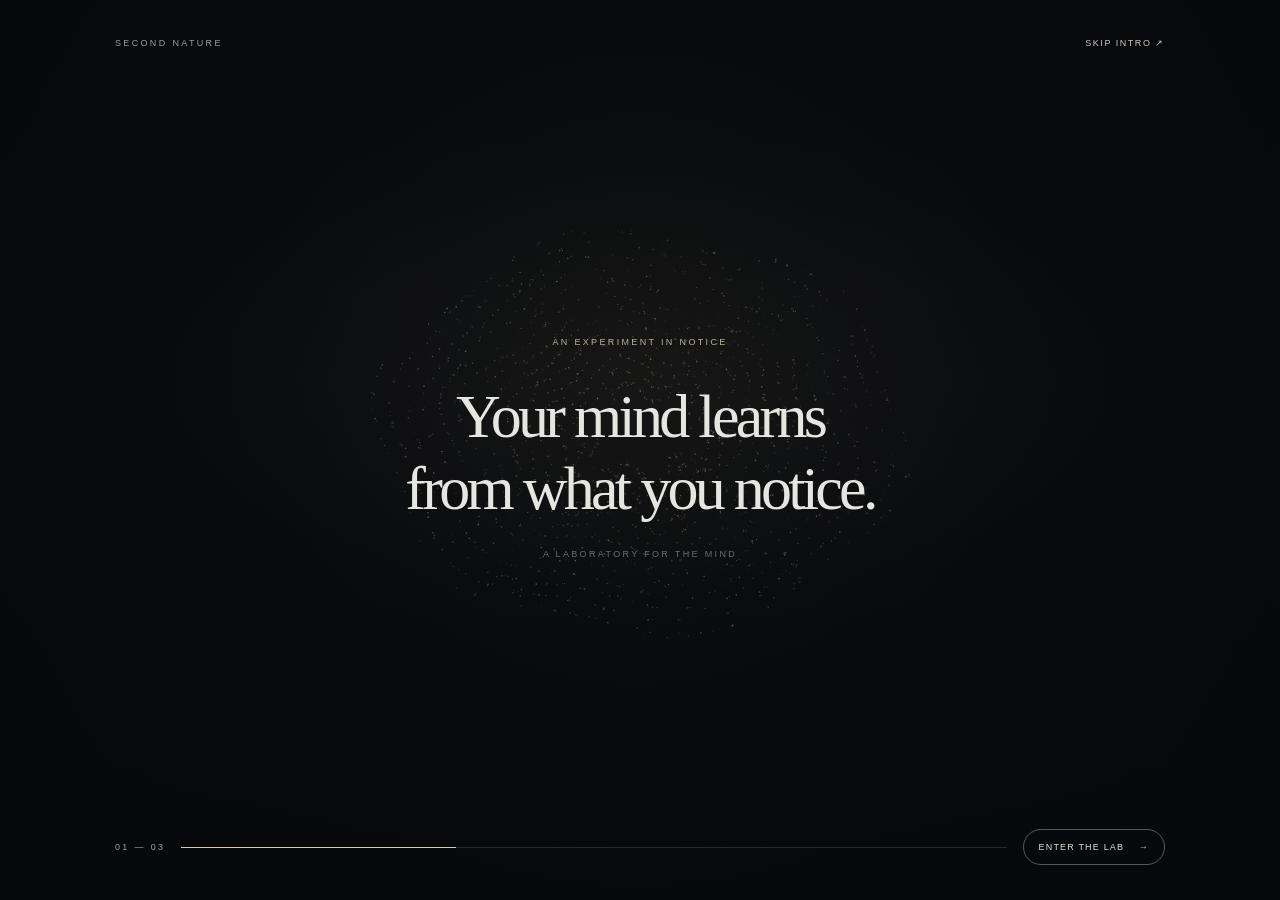
<file: index.html>
<!doctype html>
<html lang="en">
<head>
  <meta charset="utf-8" />
  <meta name="viewport" content="width=device-width, initial-scale=1, viewport-fit=cover" />
  <meta name="theme-color" content="#080a0d" />
  <meta name="description" content="Second Nature is an interactive laboratory for exploring and changing what comes naturally to you." />
  <title>Second Nature — A laboratory for the mind</title>
  <link rel="manifest" href="/manifest.webmanifest" />
  <link rel="stylesheet" href="/styles.css" />
</head>
<body>
  <canvas id="particle-field" aria-hidden="true"></canvas>
  <div class="atmosphere" aria-hidden="true"></div>
  <div id="app" class="app">
    <header class="header">
      <button type="button" class="brand" id="brand" aria-label="Second Nature, replay introduction">second<span class="brand-gold">nature</span><span class="brand-dot">.</span></button>
      <button type="button" class="lab-button" id="lab-button" aria-label="Open your laboratory history"><span class="lab-indicator"></span><span>YOUR LAB</span><svg aria-hidden="true" viewBox="0 0 20 20"><path d="M5 10h10m-5-5 5 5-5 5" /></svg></button>
    </header>

    <section class="stage" aria-live="polite">
      <div class="top-caption"><span id="mode-id">01 / CONDITION</span><span id="progress-caption">YOUR MIND IS THE LAB</span></div>
      <div class="field-touch" aria-hidden="true"></div>
      <div class="stage-content" id="stage-content">
        <div class="section-kicker" id="mode-kicker">TRAIN A RESPONSE</div>
        <h1 id="mode-title">Condition<span class="title-period">.</span></h1>
        <p id="mode-copy">Choose a cue. Practice a response.<br />Make something new feel familiar.</p>
        <button type="button" id="mode-action" class="action"><span id="action-label">Begin a practice</span><svg aria-hidden="true" viewBox="0 0 20 20"><path d="M3.5 10h12m-5-5 5 5-5 5" /></svg></button>
        <button type="button" id="mode-extra" class="secondary-link">Explore your pairings <span aria-hidden="true">↗</span></button>
      </div>
    </section>
    <nav class="mode-nav" aria-label="Modes">
      <button type="button" data-mode="0" class="mode-tab active" aria-current="page"><span class="tab-dot" aria-hidden="true"></span><span>Condition</span></button>
      <button type="button" data-mode="1" class="mode-tab"><span class="tab-dot" aria-hidden="true"></span><span>Shift</span></button>
      <button type="button" data-mode="2" class="mode-tab"><span class="tab-dot" aria-hidden="true"></span><span>Discover</span></button>
    </nav>
    <div class="footer-note"><span>NOTICE</span><span class="footer-line"></span><span>PRACTICE</span><span class="footer-line"></span><span>CHANGE</span></div>
  </div>

  <div id="introduction" class="intro hidden" role="dialog" aria-modal="true" aria-labelledby="intro-phrase">
    <div class="intro-top"><span>SECOND NATURE</span><button id="intro-skip" type="button" class="bare-button">SKIP INTRO <span aria-hidden="true">↗</span></button></div>
    <div class="intro-middle"><p class="intro-index" id="intro-index">AN EXPERIMENT IN BECOMING</p><h2 id="intro-phrase">Your mind learns<br/>from what you notice.</h2><div class="intro-subline" id="intro-subline">A LABORATORY FOR THE MIND</div></div>
    <div class="intro-bottom"><span id="intro-counter">01 — 03</span><div class="intro-progress" aria-hidden="true"><span id="intro-progress-inner"></span></div><button type="button" class="intro-enter" id="intro-enter">ENTER THE LAB <span aria-hidden="true">→</span></button></div>
  </div>

  <div id="sheet-backdrop" class="sheet-backdrop hidden">
    <section class="sheet" role="dialog" aria-modal="true" aria-labelledby="sheet-title" tabindex="-1">
      <div class="sheet-grip" aria-hidden="true"></div>
      <div class="sheet-top"><div class="sheet-kicker" id="sheet-kicker">YOUR EXPERIMENT</div><button type="button" class="sheet-close" id="sheet-close" aria-label="Close panel"><svg viewBox="0 0 24 24" aria-hidden="true"><path d="M6 6l12 12M18 6L6 18" /></svg></button></div>
      <h2 id="sheet-title"></h2><div id="sheet-body"></div>
    </section>
  </div>
  <noscript><div class="noscript">Second Nature requires JavaScript to run the interactive laboratory.</div></noscript>
  <script src="/particles.js" defer></script>
  <script src="/app.js" defer></script>
</body>
</html>
</file>
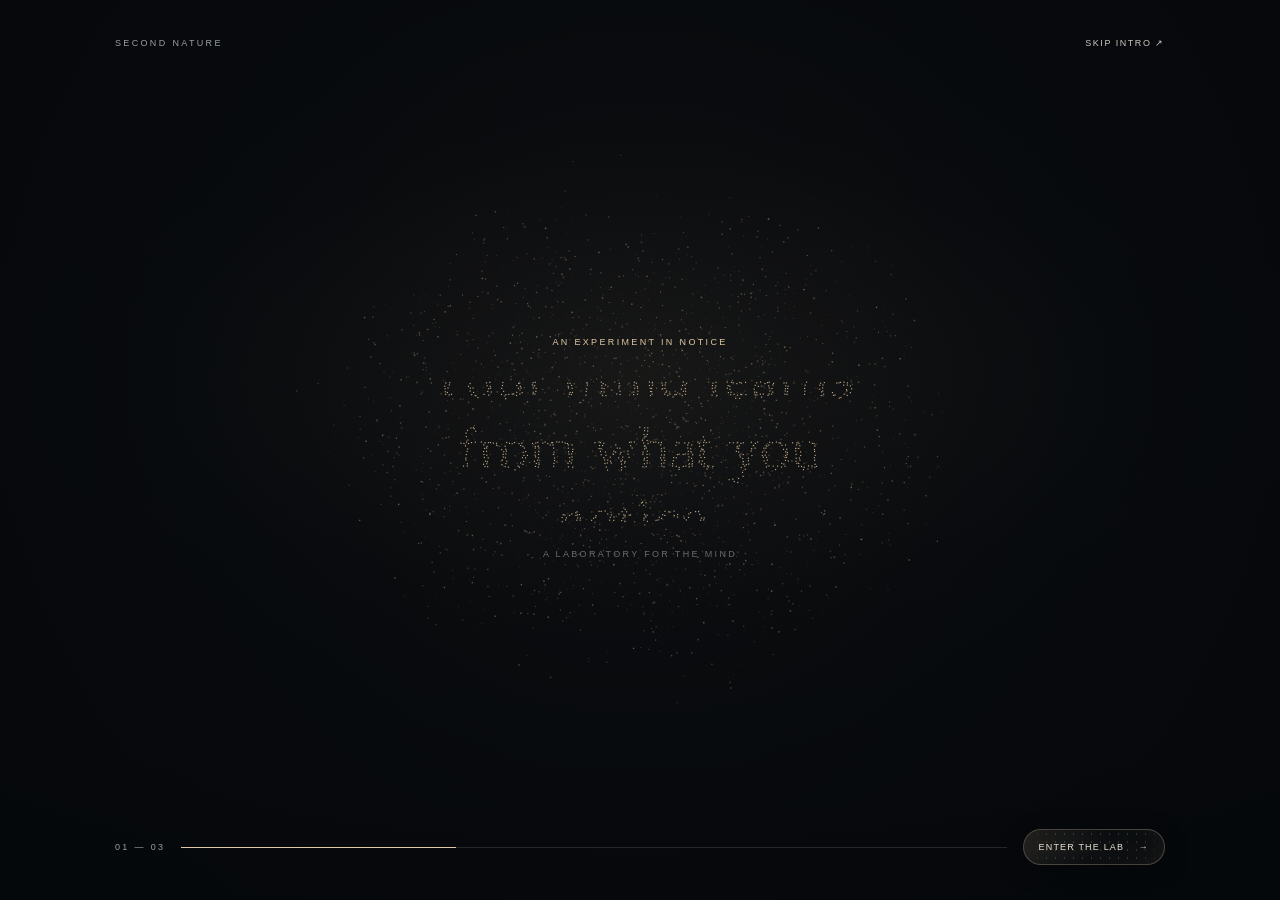
<file: src/index.html>
<!doctype html>
<html lang="en">
<head>
  <meta charset="utf-8" />
  <meta name="viewport" content="width=device-width, initial-scale=1, viewport-fit=cover" />
  <meta name="theme-color" content="#080a0d" />
  <meta name="description" content="Second Nature is an interactive laboratory for exploring and changing what comes naturally to you." />
  <title>Second Nature — A laboratory for the mind</title>
  <link rel="manifest" href="/manifest.webmanifest" />
  <link rel="stylesheet" href="/styles.css" />
  <link rel="stylesheet" href="/material.css" />
</head>
<body>
  <canvas id="particle-field" aria-hidden="true"></canvas>
  <div class="atmosphere" aria-hidden="true"></div>
  <div id="app" class="app">
    <header class="header">
      <button type="button" class="brand" id="brand" aria-label="Second Nature, replay introduction">second<span class="brand-gold">nature</span><span class="brand-dot">.</span></button>
      <button type="button" class="lab-button" id="lab-button" aria-label="Open your laboratory history"><span class="lab-indicator"></span><span>YOUR LAB</span><svg aria-hidden="true" viewBox="0 0 20 20"><path d="M5 10h10m-5-5 5 5-5 5" /></svg></button>
    </header>

    <section class="stage" aria-live="polite">
      <div class="top-caption"><span id="mode-id">01 / CONDITION</span><span id="progress-caption">YOUR MIND IS THE LAB</span></div>
      <button type="button" id="field-touch" class="field-touch" aria-label="Explore the particle field"><span class="field-touch-label" id="field-touch-label"></span></button>
      <div class="stage-content" id="stage-content">
        <div class="section-kicker" id="mode-kicker">TRAIN A RESPONSE</div>
        <h1 id="mode-title">Condition<span class="title-period">.</span></h1>
        <p id="mode-copy">Choose a cue. Practice a response.<br />Make something new feel familiar.</p>
        <button type="button" id="mode-action" class="action"><span id="action-label">Begin a practice</span><svg aria-hidden="true" viewBox="0 0 20 20"><path d="M3.5 10h12m-5-5 5 5-5 5" /></svg></button>
        <button type="button" id="mode-extra" class="secondary-link">Explore your pairings <span aria-hidden="true">↗</span></button>
      </div>
    </section>
    <nav class="mode-nav" aria-label="Modes">
      <button type="button" data-mode="0" class="mode-tab active" aria-current="page"><span class="tab-dot" aria-hidden="true"></span><span>Condition</span></button>
      <button type="button" data-mode="1" class="mode-tab"><span class="tab-dot" aria-hidden="true"></span><span>Shift</span></button>
      <button type="button" data-mode="2" class="mode-tab"><span class="tab-dot" aria-hidden="true"></span><span>Discover</span></button>
    </nav>
    <div class="footer-note"><span>NOTICE</span><span class="footer-line"></span><span>PRACTICE</span><span class="footer-line"></span><span>CHANGE</span></div>
  </div>

  <div id="introduction" class="intro hidden" role="dialog" aria-modal="true" aria-labelledby="intro-phrase">
    <div class="intro-top"><span>SECOND NATURE</span><button id="intro-skip" type="button" class="bare-button">SKIP INTRO <span aria-hidden="true">↗</span></button></div>
    <div class="intro-middle"><p class="intro-index" id="intro-index">AN EXPERIMENT IN BECOMING</p><h2 id="intro-phrase">Your mind learns<br/>from what you notice.</h2><div class="intro-subline" id="intro-subline">A LABORATORY FOR THE MIND</div></div>
    <div class="intro-bottom"><span id="intro-counter">01 — 03</span><div class="intro-progress" aria-hidden="true"><span id="intro-progress-inner"></span></div><button type="button" class="intro-enter" id="intro-enter">ENTER THE LAB <span aria-hidden="true">→</span></button></div>
  </div>

  <div id="sheet-backdrop" class="sheet-backdrop hidden">
    <section class="sheet" role="dialog" aria-modal="true" aria-labelledby="sheet-title" tabindex="-1">
      <div class="sheet-grip" aria-hidden="true"></div>
      <div class="sheet-top"><div class="sheet-kicker" id="sheet-kicker">YOUR EXPERIMENT</div><button type="button" class="sheet-close" id="sheet-close" aria-label="Close panel"><svg viewBox="0 0 24 24" aria-hidden="true"><path d="M6 6l12 12M18 6L6 18" /></svg></button></div>
      <h2 id="sheet-title"></h2><div id="sheet-body"></div>
    </section>
  </div>
  <noscript><div class="noscript">Second Nature requires JavaScript to run the interactive laboratory.</div></noscript>
  <script src="/particles.js" defer></script>
  <script src="/app.js" defer></script>
  <script src="/material.js" defer></script>
</body>
</html>
</file>
<file: styles.css>
:root{color-scheme:dark;--bg:#080a0d;--ink:#e6e6e0;--secondary:#a4a8a7;--dim:#787f80;--metal:#c0ad92;--line:rgba(231,225,215,.15);--panel:#12171b;--sheet-border:rgba(224,218,206,.16);font-family:-apple-system,BlinkMacSystemFont,"Helvetica Neue",Arial,sans-serif;font-synthesis:none;-webkit-tap-highlight-color:transparent}
*{box-sizing:border-box}html,body{width:100%;height:100%;height:100dvh;margin:0;overflow:hidden;background:var(--bg);color:var(--ink);overscroll-behavior:none}body{touch-action:pan-x}button,input,select,textarea{font:inherit}button{cursor:pointer;color:inherit}button:focus-visible,input:focus-visible,textarea:focus-visible,select:focus-visible{outline:2px solid #c4dfd4;outline-offset:3px}#particle-field,.atmosphere{position:fixed;inset:0;width:100%;height:100%;pointer-events:none}#particle-field{z-index:0}.atmosphere{z-index:1;background:radial-gradient(ellipse 110% 75% at 50% 42%,transparent 29%,rgba(5,7,10,.32) 66%,rgba(5,7,10,.9) 100%);mix-blend-mode:normal}.app{position:relative;z-index:2;max-width:750px;min-height:100dvh;height:100dvh;margin:0 auto;display:flex;flex-direction:column;padding:max(calc(env(safe-area-inset-top) + 23px),30px) clamp(22px,5.5vw,40px) max(calc(env(safe-area-inset-bottom) + 13px),20px);overflow:hidden}.header{display:flex;align-items:center;justify-content:space-between;gap:15px;flex:none}.brand{font-family:Georgia,"Times New Roman",serif;font-weight:400;font-size:clamp(17px,4.2vw,23px);letter-spacing:-.067em;background:transparent;padding:3px 0;border:0;white-space:nowrap}.brand-gold{color:#c7af8d}.brand-dot{color:#d2bc9b}.lab-button{display:inline-flex;align-items:center;gap:9px;border:1px solid rgba(214,212,203,.17);background:rgba(18,23,27,.4);border-radius:99px;padding:11px 12px 11px 13px;font-size:9px;letter-spacing:.16em;font-weight:650;color:#d2d6d2}.lab-indicator{height:4px;width:4px;border-radius:50%;background:#b9aa91;box-shadow:0 0 14px #e9d5b1}.lab-button svg,.action svg{width:17px;height:17px;fill:none;stroke:currentColor;stroke-width:1.35}.stage{display:flex;flex:1;min-height:0;flex-direction:column;justify-content:space-between;position:relative}.top-caption{display:flex;justify-content:space-between;align-items:center;gap:8px;margin-top:clamp(16px,4vh,35px);font-size:9px;letter-spacing:.2em;font-weight:600;color:#aca69e;white-space:nowrap}.top-caption span:last-child{color:#676e70;text-align:right}.field-touch{flex:1;min-height:70px;width:100%;border:0;background:transparent;position:relative;display:flex;align-items:flex-end;justify-content:center;padding-bottom:15px;cursor:crosshair}.field-touch-label{font-size:8px;letter-spacing:.25em;color:#666e71;opacity:.85;transition:opacity .4s}.field-touch:active .field-touch-label{color:#d7c6aa}.stage-content{display:flex;flex:none;flex-direction:column;align-items:center;text-align:center;gap:0;padding-bottom:clamp(11px,2.8vh,24px);transition:opacity .27s ease, transform .55s cubic-bezier(.19,1,.22,1)}.stage-content.changing{opacity:0;transform:translateY(20px)}.section-kicker{font-size:9px;letter-spacing:.29em;font-weight:700;color:#c9b28d;margin-bottom:10px}.stage-content h1{font-family:Georgia,"Times New Roman",serif;font-weight:400;font-size:clamp(48px,12vw,77px);line-height:1;letter-spacing:-.07em;margin:0 0 14px;text-shadow:0 3px 25px #0006}.title-period{color:#bda37d}.stage-content p{font-size:clamp(12px,3.1vw,14px);line-height:1.66;letter-spacing:.005em;font-weight:380;color:#bbc0bd;margin:0 auto 22px;max-width:330px}.action{min-height:49px;display:flex;align-items:center;justify-content:center;gap:20px;border:1px solid #cabda7c2;background:linear-gradient(120deg,rgba(214,196,168,.20),rgba(216,201,174,.05));border-radius:100px;padding:13px 17px 13px 24px;color:#f3eade;font-size:12px;letter-spacing:.018em;min-width:198px;transition:background .25s,transform .25s}.action:active{transform:scale(.97);background:rgba(214,196,168,.3)}.secondary-link{border:0;background:none;color:#899392;font-size:10px;letter-spacing:.015em;margin-top:10px;min-height:29px}.secondary-link span{margin-left:4px;color:#b9aa91}.mode-nav{display:grid;grid-template-columns:repeat(3,1fr);gap:8px;flex:none;border-top:1px solid var(--line);padding:13px 0 7px}.mode-tab{background:transparent;border:0;display:flex;align-items:center;justify-content:center;flex-direction:column;gap:11px;padding:10px 2px 11px;min-height:50px;color:#788182;font-size:11px;letter-spacing:.025em;font-weight:500}.mode-tab .tab-dot{width:4px;height:4px;border-radius:50%;border:1px solid #646966;transform:scale(.9);transition:all .4s}.mode-tab.active{color:#eae8e0}.mode-tab.active .tab-dot{background:#cab292;box-shadow:0 0 10px #dcc4a49c;border-color:#cab292;transform:scale(1.25)}.footer-note{display:flex;align-items:center;justify-content:center;gap:9px;color:#50585a;letter-spacing:.25em;font-size:7px;flex:none;margin:6px 0 0}.footer-line{width:11px;height:1px;background:#404747}.intro,.sheet-backdrop{position:fixed;inset:0;z-index:10}.hidden{display:none!important}.intro{background:rgba(7,9,13,.38);display:flex;flex-direction:column;align-items:stretch;padding:max(calc(env(safe-area-inset-top) + 28px),28px) clamp(23px,6vw,55px) max(calc(env(safe-area-inset-bottom) + 35px),35px)}.intro:before{content:"";position:absolute;inset:0;z-index:-1;background:radial-gradient(ellipse 50% 32% at 50% 42%,#bda6860d,transparent 78%)}.intro-top,.intro-bottom{display:flex;justify-content:space-between;align-items:center;gap:15px}.intro-top>span,.intro-index,.intro-subline,#intro-counter{font-size:9px;letter-spacing:.26em;color:#999f9e}.bare-button{background:none;border:0;padding:10px 0;color:#ccc8c1;font-size:9px;letter-spacing:.17em}.intro-middle{flex:1;min-height:0;display:flex;align-items:center;flex-direction:column;justify-content:center;text-align:center;gap:25px}.intro-index{color:#c5b091}.intro h2{font-family:Georgia,"Times New Roman",serif;font-weight:400;font-size:clamp(34px,8vw,62px);line-height:1.15;letter-spacing:-.06em;margin:0;max-width:660px;transition:opacity .6s,transform .6s}.intro h2.fade{opacity:0;transform:translateY(12px)}.intro-subline{color:#666e70}.intro-bottom{flex-wrap:wrap;gap:16px}.intro-progress{height:1px;background:#ffffff20;flex:1;min-width:50px;overflow:hidden}.intro-progress>span{display:block;height:1px;width:0;background:#ddc8aa;transition:width 1s}.intro-enter{background:none;border:1px solid #cab89a70;border-radius:99px;padding:12px 15px;color:#e6dfd4;letter-spacing:.13em;font-size:9px;white-space:nowrap}.intro-enter span{margin-left:11px}.sheet-backdrop{background:rgba(3,5,7,.72);backdrop-filter:blur(16px);-webkit-backdrop-filter:blur(16px);display:flex;align-items:flex-end;justify-content:center;overscroll-behavior:contain}.sheet{width:100%;max-width:740px;max-height:min(90dvh,900px);min-height:210px;overflow-y:auto;overflow-x:hidden;overscroll-behavior:contain;background:linear-gradient(165deg,#1b211f,#12181b 50%,#101419);border:1px solid var(--sheet-border);border-bottom:none;border-radius:25px 25px 0 0;padding:12px clamp(21px,5vw,34px) max(calc(env(safe-area-inset-bottom) + 27px),30px);box-shadow:0 -18px 90px #0009}.sheet-grip{margin:0 auto 17px;width:38px;height:3px;border-radius:99px;background:#737b7669}.sheet-top{display:flex;align-items:center;justify-content:space-between;min-height:35px;gap:15px}.sheet-kicker{color:#c8ae87;font-size:9px;letter-spacing:.24em;font-weight:700}.sheet-close{width:34px;height:34px;border-radius:50%;border:1px solid #ffffff21;background:#ffffff08;display:grid;place-items:center}.sheet-close svg{width:18px;height:18px;stroke:#ddd7cf;stroke-width:1.3;fill:none}.sheet h2{font-family:Georgia,"Times New Roman",serif;font-size:clamp(29px,8vw,43px);letter-spacing:-.055em;font-weight:400;line-height:1.16;margin:9px 0 14px}.sheet h3{font-size:15px;font-weight:530;color:#e6e5dd;margin:20px 0 9px}.sheet p{font-size:13px;color:#b4bdbb;line-height:1.65;margin:0 0 16px}.sheet .explain{color:#d2cebf}.sheet label{display:block;font-size:10px;font-weight:650;letter-spacing:.09em;color:#c0c2bb;text-transform:uppercase;margin:19px 0 9px}.sheet input:not([type="checkbox"]),.sheet textarea,.sheet select{width:100%;background:rgba(255,255,255,.04);border:1px solid rgba(236,234,221,.18);border-radius:11px;color:#e8eae4;padding:14px;font-size:13px;outline:none;min-height:48px}.sheet select option{background:#131b1b}.sheet input:focus,.sheet textarea:focus,.sheet select:focus{border-color:#ccbb9c}.sheet textarea{resize:vertical;min-height:94px}.sheet input::placeholder,.sheet textarea::placeholder{color:#778180}.sheet .form-grid{display:grid;grid-template-columns:1fr 1fr;gap:13px}.sheet .form-grid>div{min-width:0}.sheet .primary{width:100%;min-height:51px;border:1px solid #d7c4a8;background:#d4c0a0;color:#182023;font-size:12px;font-weight:680;border-radius:99px;padding:13px 18px;margin:23px 0 5px}.sheet .primary:disabled{opacity:.45;cursor:not-allowed}.sheet .line-button{border:1px solid #e1ded01f;border-radius:14px;padding:17px 16px;background:#ffffff07;text-align:left;width:100%;margin:5px 0 9px;color:#edede7}.sheet .line-button:active{background:#ffffff13}.sheet .line-button strong{display:block;font-size:14px;font-weight:550;margin-bottom:6px}.sheet .line-button small{display:block;color:#9ea9a5;line-height:1.45}.sheet .outline-button{border:1px solid rgba(217,202,177,.35);border-radius:99px;padding:12px 17px;background:none;color:#e1d1b9;font-size:12px}.sheet .micro{font-size:11px;color:#889795;line-height:1.6}.sheet .rule{height:1px;background:var(--line);margin:20px 0}.sheet .step-marker{font-size:9px;color:#bdae91;letter-spacing:.2em;margin:11px 0 23px}.sheet .chip-set{display:flex;flex-wrap:wrap;gap:8px}.sheet .chip{border:1px solid rgba(226,215,193,.22);border-radius:99px;padding:9px 13px;background:rgba(244,243,233,.035);color:#c4cbc7;font-size:11px}.sheet .chip.selected{border-color:#d4c1a0;color:#f9ead1;background:#c8b38c26}.sheet .row{display:flex;align-items:center;justify-content:space-between;gap:13px}.sheet .toggle{width:43px;height:26px;border-radius:50px;border:1px solid #ffffff33;background:#ffffff15;position:relative;flex:none}.sheet .toggle:before{content:"";position:absolute;width:17px;height:17px;left:4px;top:3.5px;border-radius:50%;background:#929997;transition:transform .2s}.sheet .toggle[aria-pressed="true"]{background:#a9967038;border-color:#d4c3a2}.sheet .toggle[aria-pressed="true"]:before{background:#e8d7b6;transform:translateX(17px)}.sheet .progress-track{width:100%;height:3px;background:#ffffff1c;border-radius:8px;overflow:hidden;margin:15px 0}.sheet .progress-track span{display:block;height:100%;background:#d0b68c;max-width:100%}.sheet .stat-row{display:flex;gap:20px;margin:17px 0}.sheet .stat-row>div{flex:1}.sheet .stat-num{font-family:Georgia,"Times New Roman",serif;color:#eadcc8;font-size:32px;line-height:1.1}.sheet .stat-label{font-size:10px;color:#8b9896;margin-top:4px}.sheet .list-record{border-top:1px solid var(--line);padding:15px 0}.sheet .list-record strong{font-size:13px;font-weight:540;color:#dddeda}.sheet .list-record p{margin:5px 0 0;font-size:12px}.sheet .warning{padding:12px 14px;border-left:2px solid #b89e75;background:#c2ad8612;color:#cec1a9;font-size:12px;line-height:1.6;margin:12px 0}.sheet .demo-grid{display:grid;grid-template-columns:repeat(5,minmax(0,1fr));gap:10px;max-width:380px;margin:18px auto}.sheet .demo-symbol{display:grid;place-items:center;aspect-ratio:1;border:1px solid #ffffff17;border-radius:8px;color:#d4b997;font-size:23px}.sheet .memory-words{display:grid;grid-template-columns:repeat(2,1fr);gap:12px;padding:22px;text-align:center;border:1px solid #ffffff15;border-radius:16px;color:#d9d3c8;line-height:1.5}.sheet .reveal{background:#d7c5a512;border:1px solid #d7c5a535;border-radius:14px;padding:14px;margin:14px 0}.sheet .small-actions{display:flex;gap:10px;flex-wrap:wrap;align-items:center;margin-top:12px}.noscript{position:fixed;inset:0;background:#080a0d;z-index:99;display:grid;place-items:center;padding:30px;text-align:center}@media (min-width:768px){.app{padding-top:35px}.sheet-backdrop{align-items:center}.sheet{border-radius:25px;border-bottom:1px solid var(--sheet-border);max-height:86vh;padding-bottom:30px}.field-touch{min-height:100px}.stage-content{padding-bottom:20px}.intro{padding-left:max(calc((100vw - 1050px)/2),55px);padding-right:max(calc((100vw - 1050px)/2),55px)}}@media (max-height:690px){.app{padding-top:max(calc(env(safe-area-inset-top) + 7px),11px);padding-bottom:max(calc(env(safe-area-inset-bottom) + 3px),7px)}.top-caption{margin-top:8px}.stage-content h1{font-size:43px;margin-bottom:9px}.stage-content p{margin-bottom:9px;font-size:11px}.action{min-height:43px}.field-touch{min-height:35px}.mode-nav{padding-top:4px}.mode-tab{min-height:38px;gap:5px;padding-top:4px;padding-bottom:4px}.footer-note{display:none}.section-kicker{margin-bottom:5px}.lab-button{padding:7px}.sheet{max-height:96dvh}}@media (max-width:340px){.top-caption span:last-child{display:none}.mode-tab{font-size:10px}.stage-content h1{font-size:44px}.header .brand{font-size:19px}}@media(prefers-reduced-motion:reduce){*{animation:none!important;transition-duration:0s!important;scroll-behavior:auto!important}}

body.intro-active #app{visibility:hidden;pointer-events:none}

/* Keep the stage visually open. The particle field is ambient, not a button. */
.field-touch{cursor:default;pointer-events:none;user-select:none}
.stage-content .secondary-link{transition:color .2s ease}
.stage-content .secondary-link:focus-visible{color:#dfd0b4}
</file>
<file: material.css>
/* One substance: subtle particles become text, surfaces and movement. */
:root{--matter:218,193,153;--matter-strong:#dec8a5;--edge:rgba(225,205,172,.28)}
body[data-sn-mode="1"]{--matter:182,213,210;--matter-strong:#b6d8d3;--edge:rgba(169,216,211,.3)}
body[data-sn-mode="2"]{--matter:185,192,228;--matter-strong:#c7cce9;--edge:rgba(182,189,228,.3)}
#field-touch-label{display:none!important}
.field-touch{cursor:default;touch-action:pan-x}
.stage-content{position:relative}
#mode-title,#intro-phrase,#sheet-title{position:relative;isolation:isolate}
.type-particles{position:absolute;inset:0;z-index:2;pointer-events:none;overflow:visible;display:block}
.material-forming{color:transparent!important;text-shadow:none!important}
.material-forming .title-period{color:transparent!important}
.text-reforming{animation:words-reform .85s cubic-bezier(.17,.77,.22,1) both}
@keyframes words-reform{0%{opacity:.05;filter:blur(9px);transform:translateY(7px)}43%{opacity:.56;filter:blur(2px)}100%{opacity:1;filter:blur(0);transform:translateY(0)}}
.stage-content h1{color:#e4e5dc;text-shadow:0 0 32px rgba(var(--matter),.11),0 3px 28px #0006}
.stage-content .section-kicker{color:var(--matter-strong);transition:color .8s}
.top-caption span:first-child{color:var(--matter-strong);transition:color .8s}
.mode-tab.active .tab-dot{background:var(--matter-strong);border-color:var(--matter-strong);box-shadow:0 0 15px rgba(var(--matter),.46)}
.action,.intro-enter,.sheet .primary,.sheet .outline-button,.lab-button{
  position:relative;isolation:isolate;overflow:hidden;transform:translateZ(0);
  border-color:var(--edge);
  background:linear-gradient(125deg,rgba(var(--matter),.09),rgba(12,18,21,.28) 52%,rgba(var(--matter),.05));
  box-shadow:inset 0 0 25px rgba(var(--matter),.045),0 5px 25px #0004;
  transition:border-color .4s,box-shadow .4s,transform .25s,background .4s;
}
.action:before,.intro-enter:before,.sheet .primary:before,.sheet .outline-button:before,.lab-button:before{
  content:"";position:absolute;inset:0;pointer-events:none;z-index:-1;
  opacity:.29;
  background-image:radial-gradient(circle,rgba(var(--matter),.72) .55px,transparent .95px);
  background-size:9px 8px;
  mask-image:linear-gradient(100deg,transparent 1%,black 20%,black 80%,transparent 99%);
  -webkit-mask-image:linear-gradient(100deg,transparent 1%,black 20%,black 80%,transparent 99%);
}
.action:after,.intro-enter:after,.sheet .primary:after,.sheet .outline-button:after,.lab-button:after{
  content:"";position:absolute;inset:-30%;pointer-events:none;z-index:-1;
  background:radial-gradient(ellipse at 50% 50%,rgba(var(--matter),.16),transparent 56%);
  transform:translateX(-16%);opacity:.35;transition:opacity .36s,transform .36s;
}
.action:active,.intro-enter:active,.sheet .outline-button:active,.lab-button:active{transform:scale(.984);border-color:rgba(var(--matter),.55)}
.action:hover:after,.intro-enter:hover:after,.sheet .outline-button:hover:after,.lab-button:hover:after{opacity:.85;transform:translateX(12%)}
.particle-pressed:after{animation:condense-matter .7s ease-out both}
@keyframes condense-matter{0%{opacity:.07;transform:scale(1.25)}35%{opacity:.68;transform:scale(.75)}100%{opacity:.3;transform:scale(1)}}
.sheet .primary{background:linear-gradient(120deg,rgba(var(--matter),.9),rgba(var(--matter),.68));color:#121919;border-color:rgba(var(--matter),.85)}
/* Let the same continuous field remain perceptible above the open bottom sheet. */
.sheet-backdrop{background:rgba(4,7,10,.43);backdrop-filter:blur(5px);-webkit-backdrop-filter:blur(5px)}
.sheet-backdrop:not(.hidden) .sheet{animation:sheet-resolve .58s cubic-bezier(.2,.74,.22,1) both}
@keyframes sheet-resolve{0%{opacity:.3;filter:blur(11px);transform:translateY(26px) scale(.985)}65%{filter:blur(1px)}100%{opacity:1;filter:blur(0);transform:translateY(0) scale(1)}}
.sheet{background:linear-gradient(155deg,rgba(26,31,33,.96),rgba(11,17,20,.98));border-color:var(--edge)}
.sheet .chip.selected,.sheet .reveal{border-color:var(--edge)}
.sheet h2{color:#e4e7df;text-shadow:0 0 30px rgba(var(--matter),.13)}
.sheet .stat-num{color:var(--matter-strong)}
.intro{background:rgba(5,8,11,.29)}
.intro h2{color:#e4e5e0;text-shadow:0 0 35px rgba(var(--matter),.1)}
.intro .intro-index{color:var(--matter-strong)}
.intro .intro-progress>span{background:var(--matter-strong)}
.mode-tab span:last-child{transition:color .5s,text-shadow .5s}
.mode-tab.active span:last-child{text-shadow:0 0 19px rgba(var(--matter),.21)}
@media(prefers-reduced-motion:reduce){
 .text-reforming,.particle-pressed:after,.sheet-backdrop:not(.hidden) .sheet{animation:none!important}
 .material-forming{color:inherit!important}.material-forming .title-period{color:var(--matter-strong)!important}
}

/* The stage stays inside the device viewport. Only long editing sheets scroll. */
html,body,#app{overscroll-behavior:none}
@media(max-height:620px){
  .stage .field-touch{min-height:18px}
  .stage .top-caption{margin-top:4px}
  .stage-content{padding-bottom:4px}
  .stage-content .section-kicker{margin-bottom:4px}
  .stage-content h1{font-size:clamp(35px,9vh,43px);margin-bottom:8px}
  .stage-content p{line-height:1.4;margin-bottom:8px}
  .mode-nav{padding-top:2px;padding-bottom:2px}
}
</file>
